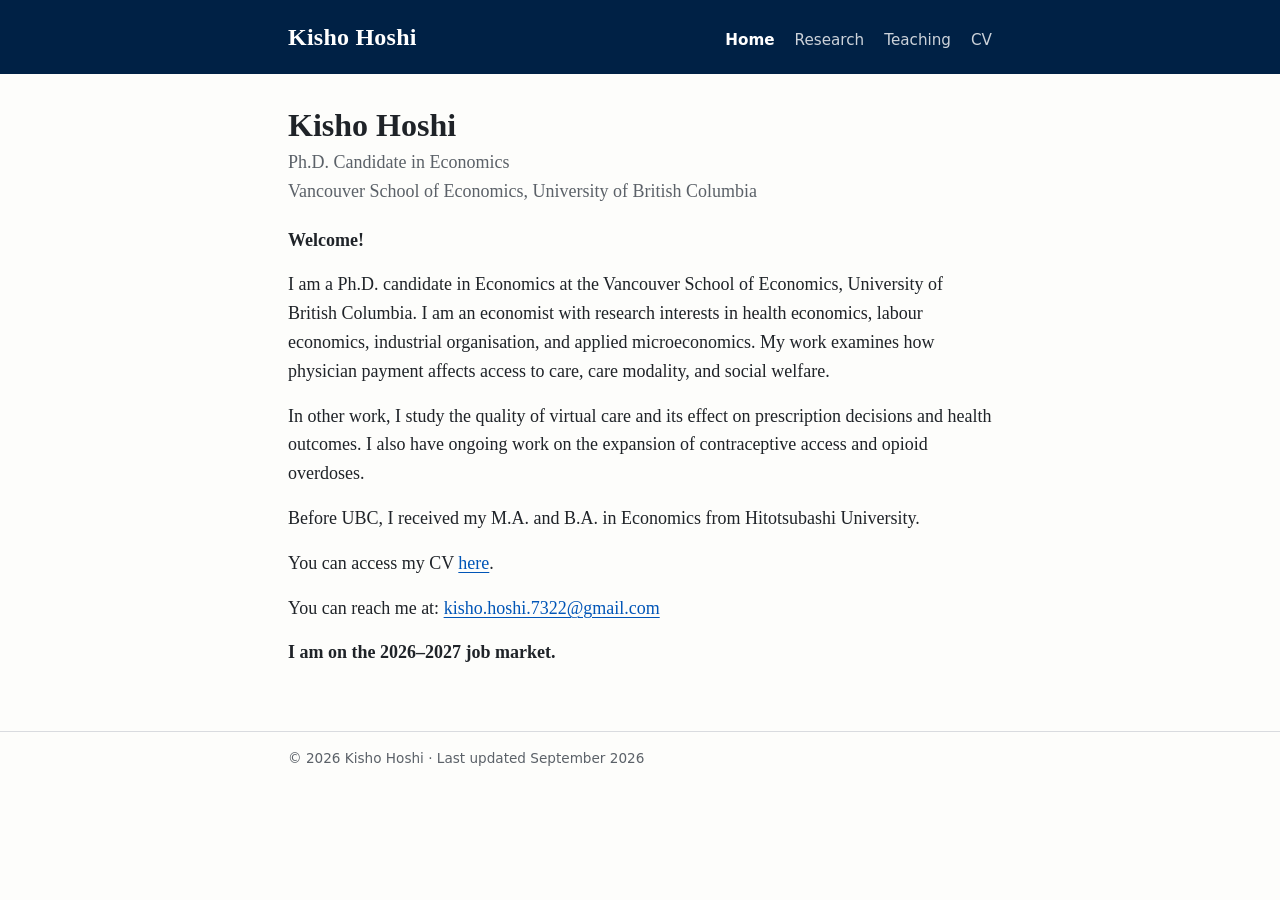
<file: index.html>
<!DOCTYPE html>
<html lang="en">
<head>
  <meta charset="utf-8">
  <meta name="viewport" content="width=device-width, initial-scale=1">
  <title>Kisho Hoshi</title>
  <meta name="description" content="Kisho Hoshi, Ph.D. candidate in Economics at the Vancouver School of Economics, University of British Columbia. Health economics, labour economics, industrial organisation, applied microeconomics.">
  <meta property="og:type" content="website">
  <meta property="og:title" content="Kisho Hoshi">
  <meta property="og:description" content="Ph.D. candidate in Economics, Vancouver School of Economics, University of British Columbia.">
  <link rel="stylesheet" href="style.css">
  <link rel="icon" href="data:image/svg+xml,%3Csvg xmlns=%27http://www.w3.org/2000/svg%27 viewBox=%270 0 32 32%27%3E%3Crect width=%2732%27 height=%2732%27 rx=%274%27 fill=%27%23002145%27/%3E%3Ctext x=%2716%27 y=%2722%27 font-size=%2715%27 text-anchor=%27middle%27 fill=%27white%27 font-family=%27Georgia,serif%27%3EKH%3C/text%3E%3C/svg%3E">
  <script type="application/ld+json">
  {
    "@context": "https://schema.org",
    "@type": "Person",
    "name": "Kisho Hoshi",
    "jobTitle": "Ph.D. Candidate in Economics",
    "email": "mailto:kisho.hoshi.7322@gmail.com",
    "affiliation": {
      "@type": "CollegeOrUniversity",
      "name": "Vancouver School of Economics, University of British Columbia"
    },
    "alumniOf": { "@type": "CollegeOrUniversity", "name": "Hitotsubashi University" },
    "knowsAbout": ["Health Economics", "Labour Economics", "Industrial Organisation", "Applied Microeconomics"]
  }
  </script>
</head>
<body>
  <header class="site-header">
    <div class="wrap">
      <a class="site-name" href="index.html">Kisho Hoshi</a>
      <nav class="site-nav" aria-label="Main">
        <a href="index.html" aria-current="page">Home</a>
        <a href="research.html">Research</a>
        <a href="teaching.html">Teaching</a>
        <a href="https://www.dropbox.com/scl/fi/7y6tyribtcp6hqrjc3jj2/Hoshi_CV_Academic_2026.pdf?rlkey=7yz98etiu8wf5c237upot009i&amp;raw=1">CV</a>
      </nav>
    </div>
  </header>

  <main>
    <div class="wrap">
      <div class="profile">
        <!-- Headshot: save the photo as img/Hoshi.jpg, then remove the comment markers around the next line. -->
        <!-- <img src="img/Hoshi.jpg" alt="Photo of Kisho Hoshi"> -->
        <div>
          <h1>Kisho Hoshi</h1>
          <p class="subtitle">Ph.D. Candidate in Economics<br>
            Vancouver School of Economics, University of British Columbia</p>

          <p><strong>Welcome!</strong></p>

          <p>I am a Ph.D. candidate in Economics at the Vancouver School of Economics, University of British Columbia.
            I am an economist with research interests in health economics, labour economics, industrial organisation,
            and applied microeconomics. My work examines how physician payment affects access to care, care modality,
            and social welfare.</p>

          <p>In other work, I study the quality of virtual care and its effect on prescription decisions and health
            outcomes. I also have ongoing work on the expansion of contraceptive access and opioid overdoses.</p>

          <p>Before UBC, I received my M.A. and B.A. in Economics from Hitotsubashi University.</p>

          <p>You can access my CV <a href="https://www.dropbox.com/scl/fi/7y6tyribtcp6hqrjc3jj2/Hoshi_CV_Academic_2026.pdf?rlkey=7yz98etiu8wf5c237upot009i&amp;raw=1">here</a>.</p>

          <p>You can reach me at: <a href="mailto:kisho.hoshi.7322@gmail.com">kisho.hoshi.7322@gmail.com</a></p>

          <p class="jm-note">I am on the 2026&ndash;2027 job market.</p>
        </div>
      </div>
    </div>
  </main>

  <footer class="site-footer">
    <div class="wrap">&copy; 2026 Kisho Hoshi &middot; Last updated September 2026</div>
  </footer>
</body>
</html>
</file>
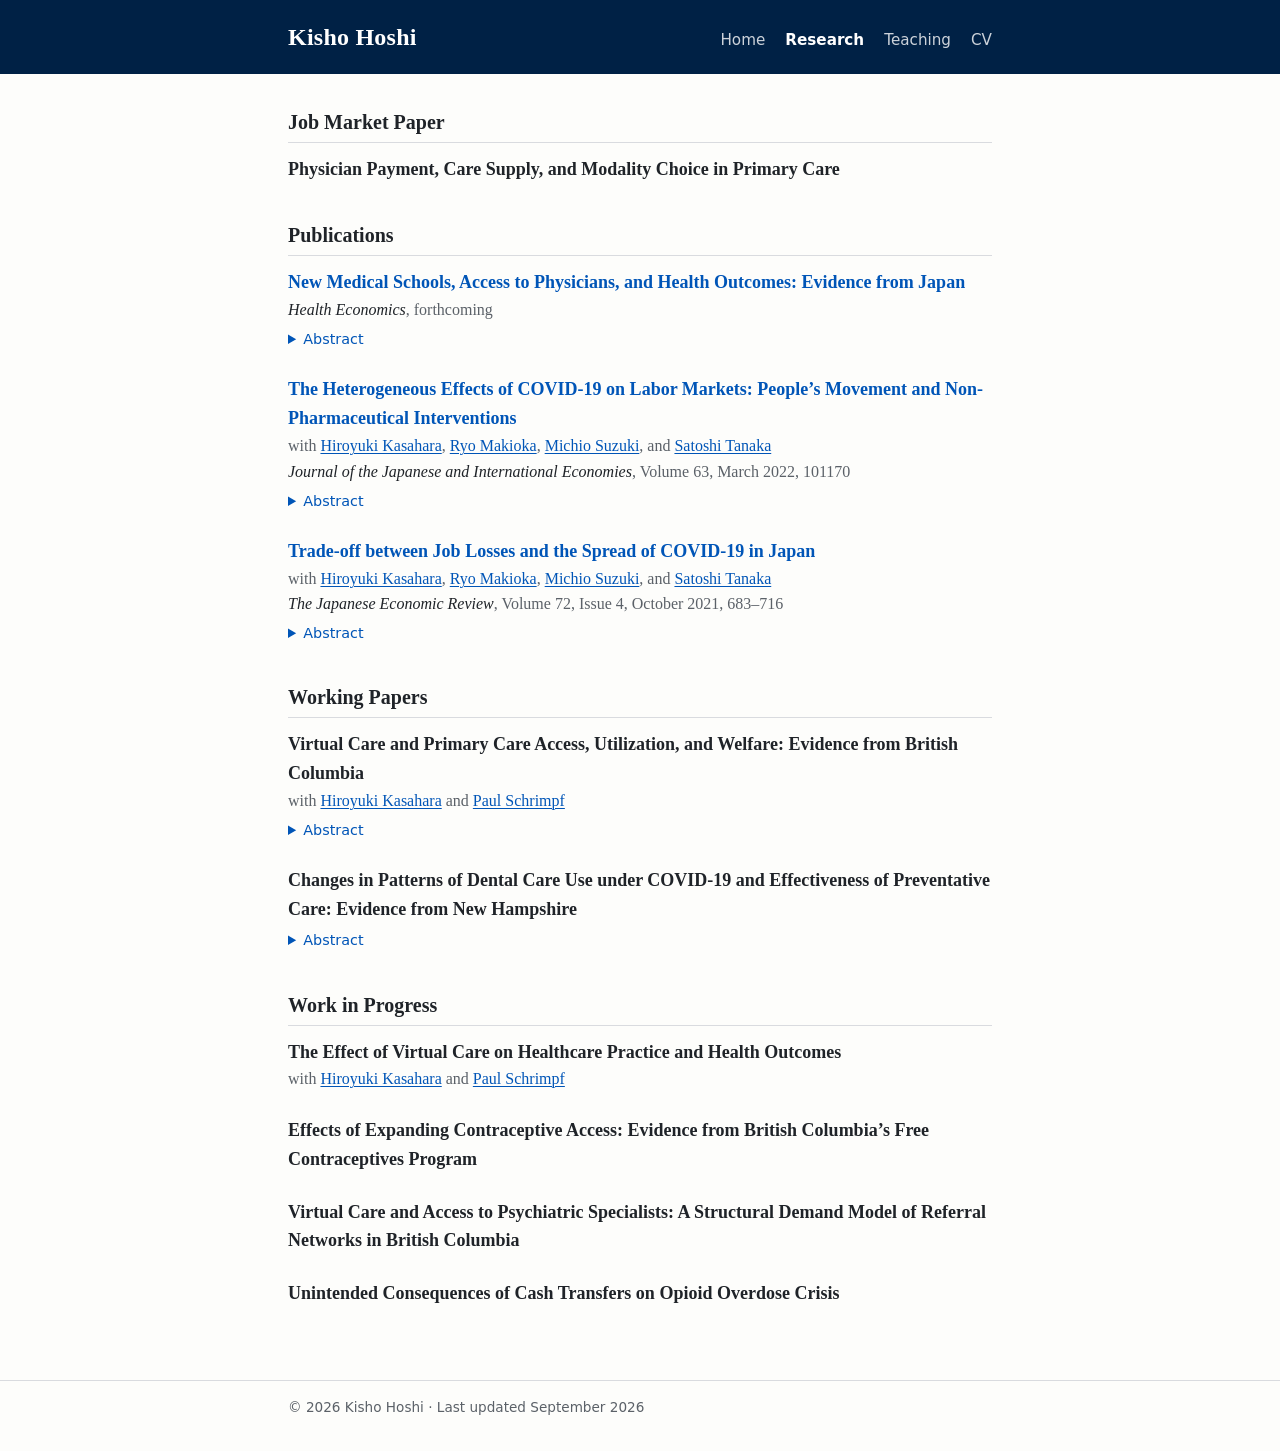
<file: research.html>
<!DOCTYPE html>
<html lang="en">
<head>
  <meta charset="utf-8">
  <meta name="viewport" content="width=device-width, initial-scale=1">
  <title>Research | Kisho Hoshi</title>
  <meta name="description" content="Research by Kisho Hoshi: job market paper, publications, working papers, and work in progress in health and labour economics.">
  <meta property="og:type" content="website">
  <meta property="og:title" content="Research | Kisho Hoshi">
  <meta property="og:description" content="Job market paper, publications, working papers, and work in progress.">
  <link rel="stylesheet" href="style.css">
  <link rel="icon" href="data:image/svg+xml,%3Csvg xmlns=%27http://www.w3.org/2000/svg%27 viewBox=%270 0 32 32%27%3E%3Crect width=%2732%27 height=%2732%27 rx=%274%27 fill=%27%23002145%27/%3E%3Ctext x=%2716%27 y=%2722%27 font-size=%2715%27 text-anchor=%27middle%27 fill=%27white%27 font-family=%27Georgia,serif%27%3EKH%3C/text%3E%3C/svg%3E">
</head>
<body>
  <header class="site-header">
    <div class="wrap">
      <a class="site-name" href="index.html">Kisho Hoshi</a>
      <nav class="site-nav" aria-label="Main">
        <a href="index.html">Home</a>
        <a href="research.html" aria-current="page">Research</a>
        <a href="teaching.html">Teaching</a>
        <a href="https://www.dropbox.com/scl/fi/7y6tyribtcp6hqrjc3jj2/Hoshi_CV_Academic_2026.pdf?rlkey=7yz98etiu8wf5c237upot009i&amp;raw=1">CV</a>
      </nav>
    </div>
  </header>

  <main>
    <h1 class="visually-hidden">Research</h1>
    <div class="wrap">
      <h2>Job Market Paper</h2>
      <div class="paper">
        <span class="paper-title">Physician Payment, Care Supply, and Modality Choice in Primary Care</span>
      </div>

      <h2>Publications</h2>

      <div class="paper">
        <a class="paper-title" href="https://doi.org/10.1002/hec.70132">New Medical Schools, Access to Physicians, and Health Outcomes: Evidence from Japan</a>
        <span class="paper-meta"><em>Health Economics</em>, forthcoming</span>
        <details>
          <summary>Abstract</summary>
          <p>We analyse the impact of the construction of medical schools and associated university hospitals in Japan
            during the 1970s, which was primarily driven by &lsquo;One Prefecture, One Medical School Policy&rsquo; (OPOMS).
            We find that the number of physicians increased significantly in prefectures where a medical school was built,
            and this effect persisted for more than 20 years. Moreover, we uncover suggestive evidence that the
            establishment of university hospitals may lead to a reduction in the overall mortality rate, especially among
            the elderly. Our results also indicate that the improvement in health outcomes is likely attributed to access
            to high-quality care resulting from the opening of university hospitals, rather than an overall increase in
            the utilisation of healthcare services.</p>
        </details>
      </div>

      <div class="paper">
        <a class="paper-title" href="https://doi.org/10.1016/j.jjie.2021.101170">The Heterogeneous Effects of COVID-19 on Labor Markets: People&rsquo;s Movement and Non-Pharmaceutical Interventions</a>
        <span class="paper-meta">with <a href="https://hkasahar.github.io/">Hiroyuki Kasahara</a>,
          <a href="https://sites.google.com/view/ryomakioka/">Ryo Makioka</a>,
          <a href="https://sites.google.com/site/suzukimichiosite/">Michio Suzuki</a>, and
          <a href="https://econtanaka.github.io/">Satoshi Tanaka</a></span>
        <span class="paper-meta"><em>Journal of the Japanese and International Economies</em>, Volume 63, March 2022, 101170</span>
        <details>
          <summary>Abstract</summary>
          <p>The paper investigates the heterogeneous effect of a policy-induced decline in people&rsquo;s mobility on the
            Japanese labor market outcome during the early COVID-19 period. Regressing individual-level labor market
            outcomes on prefecture-level mobility changes using policy stringency index as an instrument, our two-stage
            least squares estimator presents the following findings. First, the number of people absent from work
            increased for all groups of individuals, but the magnitude was greater for workers with non-regular
            employment status, low-educated people, females especially with children, and those aged 31 to 45 years.
            Second, while work hours decreased for most groups, the magnitude was especially greater for business owners
            without employees and those aged 31 to 45. Third, the negative effect on unemployment was statistically
            significant for older males who worked as regular workers in the previous year. The impact was particularly
            considerable for those aged 60 and 65, thus suggesting that they lost their re-employment opportunity due to
            COVID-19. Fourth, all these adverse effects were greater for people working in service and sales occupations.
            Fifth, a counterfactual experiment of more stringent policies indicates that while an average worker would
            lose JPY 3857 in weekly earnings by shortening their work hours, the weekly loss for those aged 31 to 45
            years and working in service and sales occupations would be about JPY 13,842.</p>
        </details>
      </div>

      <div class="paper">
        <a class="paper-title" href="https://doi.org/10.1007/s42973-021-00092-w">Trade-off between Job Losses and the Spread of COVID-19 in Japan</a>
        <span class="paper-meta">with <a href="https://hkasahar.github.io/">Hiroyuki Kasahara</a>,
          <a href="https://sites.google.com/view/ryomakioka/">Ryo Makioka</a>,
          <a href="https://sites.google.com/site/suzukimichiosite/">Michio Suzuki</a>, and
          <a href="https://econtanaka.github.io/">Satoshi Tanaka</a></span>
        <span class="paper-meta"><em>The Japanese Economic Review</em>, Volume 72, Issue 4, October 2021, 683&ndash;716</span>
        <details>
          <summary>Abstract</summary>
          <p>This paper quantitatively analyzes the trade-off between job losses and the spread of COVID-19 in Japan. We
            derive an empirical specification from the social planner&rsquo;s resource constraint under the susceptible,
            infected, recovered, and deaths (SIRD) model and estimate how job losses and the case growth rate are related
            to people&rsquo;s mobility using the Japanese prefecture-level panel data on confirmed cases, involuntary job
            losses, people&rsquo;s mobility, and teleworkability. Our findings are summarized as follows. First, we find
            that a decrease in mobility driven by containment policies is associated with an increase in involuntary job
            separations, but the high teleworkability mitigates the negative effect of decreased mobility on job losses.
            Second, estimating how the case growth is related to people&rsquo;s mobility and past cases, we find that the
            case growth rate is positively related to an increase in people&rsquo;s mobility but negatively associated
            with past confirmed cases. Third, using these estimates, we provide a quantitative analysis of the trade-off
            between job losses and the number of confirmed cases. Taking Tokyo in July 2020 as a benchmark, we find that
            the cost of saving 1 job per month is 2.3 more confirmed cases per month in the short run of 1 month. When we
            consider a trade-off for 3 months from July to September of 2020, protecting 1 job per month requires 6.6
            more confirmed cases per month. Therefore, the trade-off becomes worse substantially in the longer run of 3
            months, reflecting the exponential case growth when the people&rsquo;s mobility is high.</p>
        </details>
      </div>

      <h2>Working Papers</h2>

      <div class="paper">
        <span class="paper-title">Virtual Care and Primary Care Access, Utilization, and Welfare: Evidence from British Columbia</span>
        <span class="paper-meta">with <a href="https://hkasahar.github.io/">Hiroyuki Kasahara</a> and
          <a href="https://faculty.arts.ubc.ca/pschrimpf/">Paul Schrimpf</a></span>
        <details>
          <summary>Abstract</summary>
          <p>We investigate the impact of virtual care adoption on primary care accessibility, utilisation, and patient
            welfare using administrative claims data from British Columbia (2018&ndash;2022). We document four main
            findings. First, virtual care is associated with increased visit frequency for established patients
            (intensive margin) but is uncorrelated with patient participation (extensive margin). Second, virtual visits
            occur at significantly greater distances than in-person interactions, exhibiting first-order stochastic
            dominance even within fixed patient-provider pairs. Third, we find that females, working-age adults, and
            residents of rural areas with strong metropolitan ties derive the largest relative increase in visits.
            Finally, estimating welfare implications via an opportunity cost framework, we show that welfare gains are
            spatially heterogeneous, favouring non-metropolitan residents. This suggests the technology primarily
            benefits those facing the highest physical access barriers.</p>
        </details>
      </div>

      <div class="paper">
        <span class="paper-title">Changes in Patterns of Dental Care Use under COVID-19 and Effectiveness of Preventative Care: Evidence from New Hampshire</span>
        <details>
          <summary>Abstract</summary>
          <p>We investigate the changes in dental care use patterns in Covid-19 and analyze the effectiveness of
            preventative care on cavities using foot traffic data from Safegraph and the public claims data in New
            Hampshire. We find the number of claims decreased by around 10% on average after the spread of Covid, but
            they went back to the level before Covid in 2021. We also find some comprehensive preventative care was
            replaced with the focused care during Covid. Finally, we find that a 1% decrease in the number of
            preventative care claims is related to a 21% increase in the number of cavity claims.</p>
        </details>
      </div>

      <h2>Work in Progress</h2>

      <div class="paper">
        <span class="paper-title">The Effect of Virtual Care on Healthcare Practice and Health Outcomes</span>
        <span class="paper-meta">with <a href="https://hkasahar.github.io/">Hiroyuki Kasahara</a> and
          <a href="https://faculty.arts.ubc.ca/pschrimpf/">Paul Schrimpf</a></span>
      </div>

      <div class="paper">
        <span class="paper-title">Effects of Expanding Contraceptive Access: Evidence from British Columbia&rsquo;s Free Contraceptives Program</span>
      </div>

      <div class="paper">
        <span class="paper-title">Virtual Care and Access to Psychiatric Specialists: A Structural Demand Model of Referral Networks in British Columbia</span>
      </div>

      <div class="paper">
        <span class="paper-title">Unintended Consequences of Cash Transfers on Opioid Overdose Crisis</span>
      </div>
    </div>
  </main>

  <footer class="site-footer">
    <div class="wrap">&copy; 2026 Kisho Hoshi &middot; Last updated September 2026</div>
  </footer>
</body>
</html>
</file>
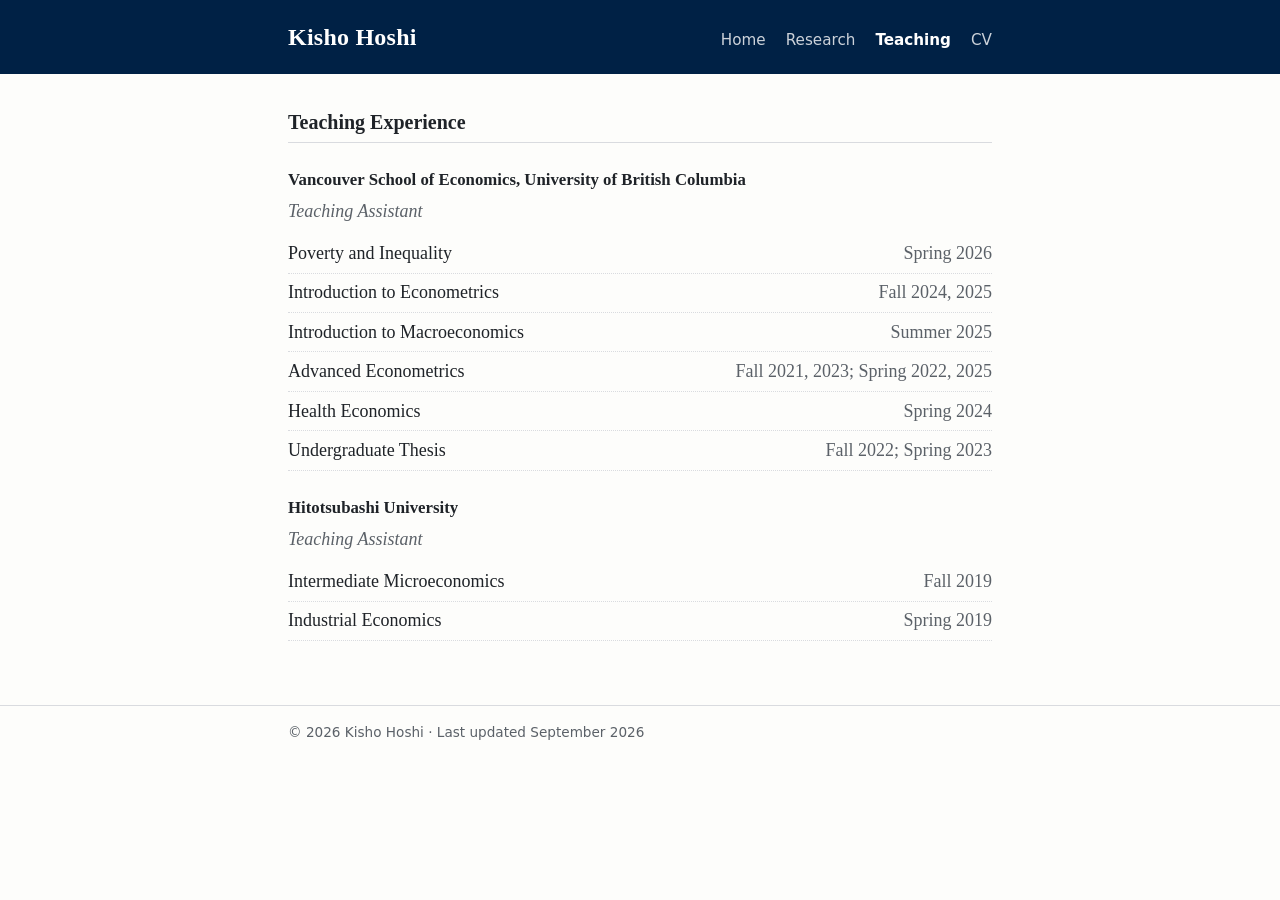
<file: teaching.html>
<!DOCTYPE html>
<html lang="en">
<head>
  <meta charset="utf-8">
  <meta name="viewport" content="width=device-width, initial-scale=1">
  <title>Teaching | Kisho Hoshi</title>
  <meta name="description" content="Teaching experience of Kisho Hoshi at the Vancouver School of Economics, University of British Columbia, and Hitotsubashi University.">
  <meta property="og:type" content="website">
  <meta property="og:title" content="Teaching | Kisho Hoshi">
  <meta property="og:description" content="Teaching experience at UBC and Hitotsubashi University.">
  <link rel="stylesheet" href="style.css">
  <link rel="icon" href="data:image/svg+xml,%3Csvg xmlns=%27http://www.w3.org/2000/svg%27 viewBox=%270 0 32 32%27%3E%3Crect width=%2732%27 height=%2732%27 rx=%274%27 fill=%27%23002145%27/%3E%3Ctext x=%2716%27 y=%2722%27 font-size=%2715%27 text-anchor=%27middle%27 fill=%27white%27 font-family=%27Georgia,serif%27%3EKH%3C/text%3E%3C/svg%3E">
</head>
<body>
  <header class="site-header">
    <div class="wrap">
      <a class="site-name" href="index.html">Kisho Hoshi</a>
      <nav class="site-nav" aria-label="Main">
        <a href="index.html">Home</a>
        <a href="research.html">Research</a>
        <a href="teaching.html" aria-current="page">Teaching</a>
        <a href="https://www.dropbox.com/scl/fi/7y6tyribtcp6hqrjc3jj2/Hoshi_CV_Academic_2026.pdf?rlkey=7yz98etiu8wf5c237upot009i&amp;raw=1">CV</a>
      </nav>
    </div>
  </header>

  <main>
    <h1 class="visually-hidden">Teaching</h1>
    <div class="wrap">
      <h2>Teaching Experience</h2>

      <h3>Vancouver School of Economics, University of British Columbia</h3>
      <p class="role">Teaching Assistant</p>
      <ul class="course-list">
        <li><span>Poverty and Inequality</span> <span class="term">Spring 2026</span></li>
        <li><span>Introduction to Econometrics</span> <span class="term">Fall 2024, 2025</span></li>
        <li><span>Introduction to Macroeconomics</span> <span class="term">Summer 2025</span></li>
        <li><span>Advanced Econometrics</span> <span class="term">Fall 2021, 2023; Spring 2022, 2025</span></li>
        <li><span>Health Economics</span> <span class="term">Spring 2024</span></li>
        <li><span>Undergraduate Thesis</span> <span class="term">Fall 2022; Spring 2023</span></li>
      </ul>

      <h3>Hitotsubashi University</h3>
      <p class="role">Teaching Assistant</p>
      <ul class="course-list">
        <li><span>Intermediate Microeconomics</span> <span class="term">Fall 2019</span></li>
        <li><span>Industrial Economics</span> <span class="term">Spring 2019</span></li>
      </ul>
    </div>
  </main>

  <footer class="site-footer">
    <div class="wrap">&copy; 2026 Kisho Hoshi &middot; Last updated September 2026</div>
  </footer>
</body>
</html>
</file>
<file: style.css>
/* Kisho Hoshi - personal academic website */

:root {
  --bg: #fdfdfb;
  --text: #1f2328;
  --muted: #5b6168;
  --ubc-blue: #002145;         /* UBC primary (brand.ubc.ca) */
  --accent: #0055b7;           /* UBC secondary blue, PMS 2935 */
  --accent-hover: #002145;
  --rule: #d9dbdf;
  --font-serif: "Iowan Old Style", "Palatino Linotype", Palatino, "Book Antiqua", Georgia, serif;
  --font-sans: system-ui, -apple-system, "Segoe UI", Roboto, "Helvetica Neue", Arial, sans-serif;
  color-scheme: light;
}

@media (prefers-color-scheme: dark) {
  :root {
    --bg: #16181c;
    --text: #e4e6ea;
    --muted: #a0a6ad;
    --accent: #6ec4e8;         /* lighter UBC secondary blue, readable on dark */
    --accent-hover: #97d4e9;
    --rule: #33373e;
    color-scheme: dark;
  }
}

*, *::before, *::after { box-sizing: border-box; }

html { -webkit-text-size-adjust: 100%; }

body {
  margin: 0;
  background: var(--bg);
  color: var(--text);
  font-family: var(--font-serif);
  font-size: 1.125rem;
  line-height: 1.6;
}

.wrap {
  max-width: 46rem;
  margin: 0 auto;
  padding: 0 1rem;
}

a { color: var(--accent); text-decoration: none; }
a:hover, a:focus-visible { color: var(--accent-hover); text-decoration: underline; }

/* ---------- header and navigation ---------- */

/* UBC Blue band with white text, in both light and dark mode */
.site-header {
  background: var(--ubc-blue);
  padding: 1.1rem 0;
}

.site-header .wrap {
  display: flex;
  flex-wrap: wrap;
  align-items: baseline;
  justify-content: space-between;
  gap: 0.5rem 1.5rem;
}

.site-name {
  font-size: 1.5rem;
  font-weight: 600;
  color: #ffffff;
  letter-spacing: 0.01em;
}
.site-name:hover, .site-name:focus-visible { color: #ffffff; text-decoration: none; }

.site-nav {
  display: flex;
  flex-wrap: wrap;
  gap: 0.25rem 1.25rem;
  font-family: var(--font-sans);
  font-size: 0.95rem;
}
.site-nav a { color: rgba(255, 255, 255, 0.8); }
.site-nav a:hover, .site-nav a:focus-visible { color: #ffffff; }
.site-nav a[aria-current="page"] { color: #ffffff; font-weight: 600; }
.site-header a:focus-visible { outline: 2px solid #ffffff; outline-offset: 3px; }
/* on a dark page the navy band needs an edge to stand out */
@media (prefers-color-scheme: dark) {
  .site-header { border-bottom: 2px solid #0055b7; }
}

/* ---------- main content ---------- */

main { padding: 2rem 0 3rem; }

h1 { font-size: 2rem; line-height: 1.2; margin: 0 0 0.25rem; }
h2 {
  font-size: 1.25rem;
  margin: 2.25rem 0 0.75rem;
  padding-bottom: 0.25rem;
  border-bottom: 1px solid var(--rule);
}
main > .wrap > h2:first-child { margin-top: 0; }

p { margin: 0 0 1rem; }

/* page heading for screen readers on pages whose visible headings start at h2 */
.visually-hidden {
  position: absolute;
  width: 1px;
  height: 1px;
  margin: -1px;
  padding: 0;
  overflow: hidden;
  clip: rect(0 0 0 0);
  white-space: nowrap;
  border: 0;
}

.subtitle { color: var(--muted); margin: 0 0 1.25rem; }

/* home page: photo beside intro when a photo is present */
.profile {
  display: flex;
  gap: 1.75rem;
  align-items: flex-start;
}
.profile img {
  width: 11rem;
  height: auto;
  border-radius: 4px;
  flex-shrink: 0;
}
@media (max-width: 36rem) {
  .profile { flex-direction: column; }
  .profile img { width: 9rem; }
}

.jm-note { font-weight: 700; }

/* ---------- research entries ---------- */

.paper { margin: 0 0 1.5rem; }
.paper-title { font-weight: 600; display: block; width: fit-content; }
.paper-meta { display: block; color: var(--muted); font-size: 1rem; }
.paper-meta em { color: var(--text); }
/* links inside running text are underlined, not told apart by colour alone */
.paper-meta a, main p a { text-decoration: underline; text-decoration-thickness: 1px; text-underline-offset: 0.15em; }

details { margin-top: 0.35rem; font-size: 1rem; }
summary {
  cursor: pointer;
  font-family: var(--font-sans);
  font-size: 0.9rem;
  color: var(--accent);
  width: fit-content;
}
details p { margin: 0.5rem 0 0; text-align: justify; hyphens: auto; }

/* ---------- teaching ---------- */

h3 { font-size: 1.05rem; margin: 1.5rem 0 0.25rem; }
.role { color: var(--muted); font-style: italic; margin: 0 0 0.5rem; }

.course-list { list-style: none; padding: 0; margin: 0 0 1rem; }
.course-list li {
  display: flex;
  justify-content: space-between;
  gap: 1rem;
  padding: 0.3rem 0;
  border-bottom: 1px dotted var(--rule);
}
.course-list .term { color: var(--muted); text-align: right; white-space: nowrap; }
@media (max-width: 36rem) {
  .course-list li { flex-direction: column; gap: 0; }
  .course-list .term { text-align: left; white-space: normal; }
}

/* ---------- footer ---------- */

.site-footer {
  border-top: 1px solid var(--rule);
  padding: 1rem 0 2rem;
  font-family: var(--font-sans);
  font-size: 0.85rem;
  color: var(--muted);
}
</file>
